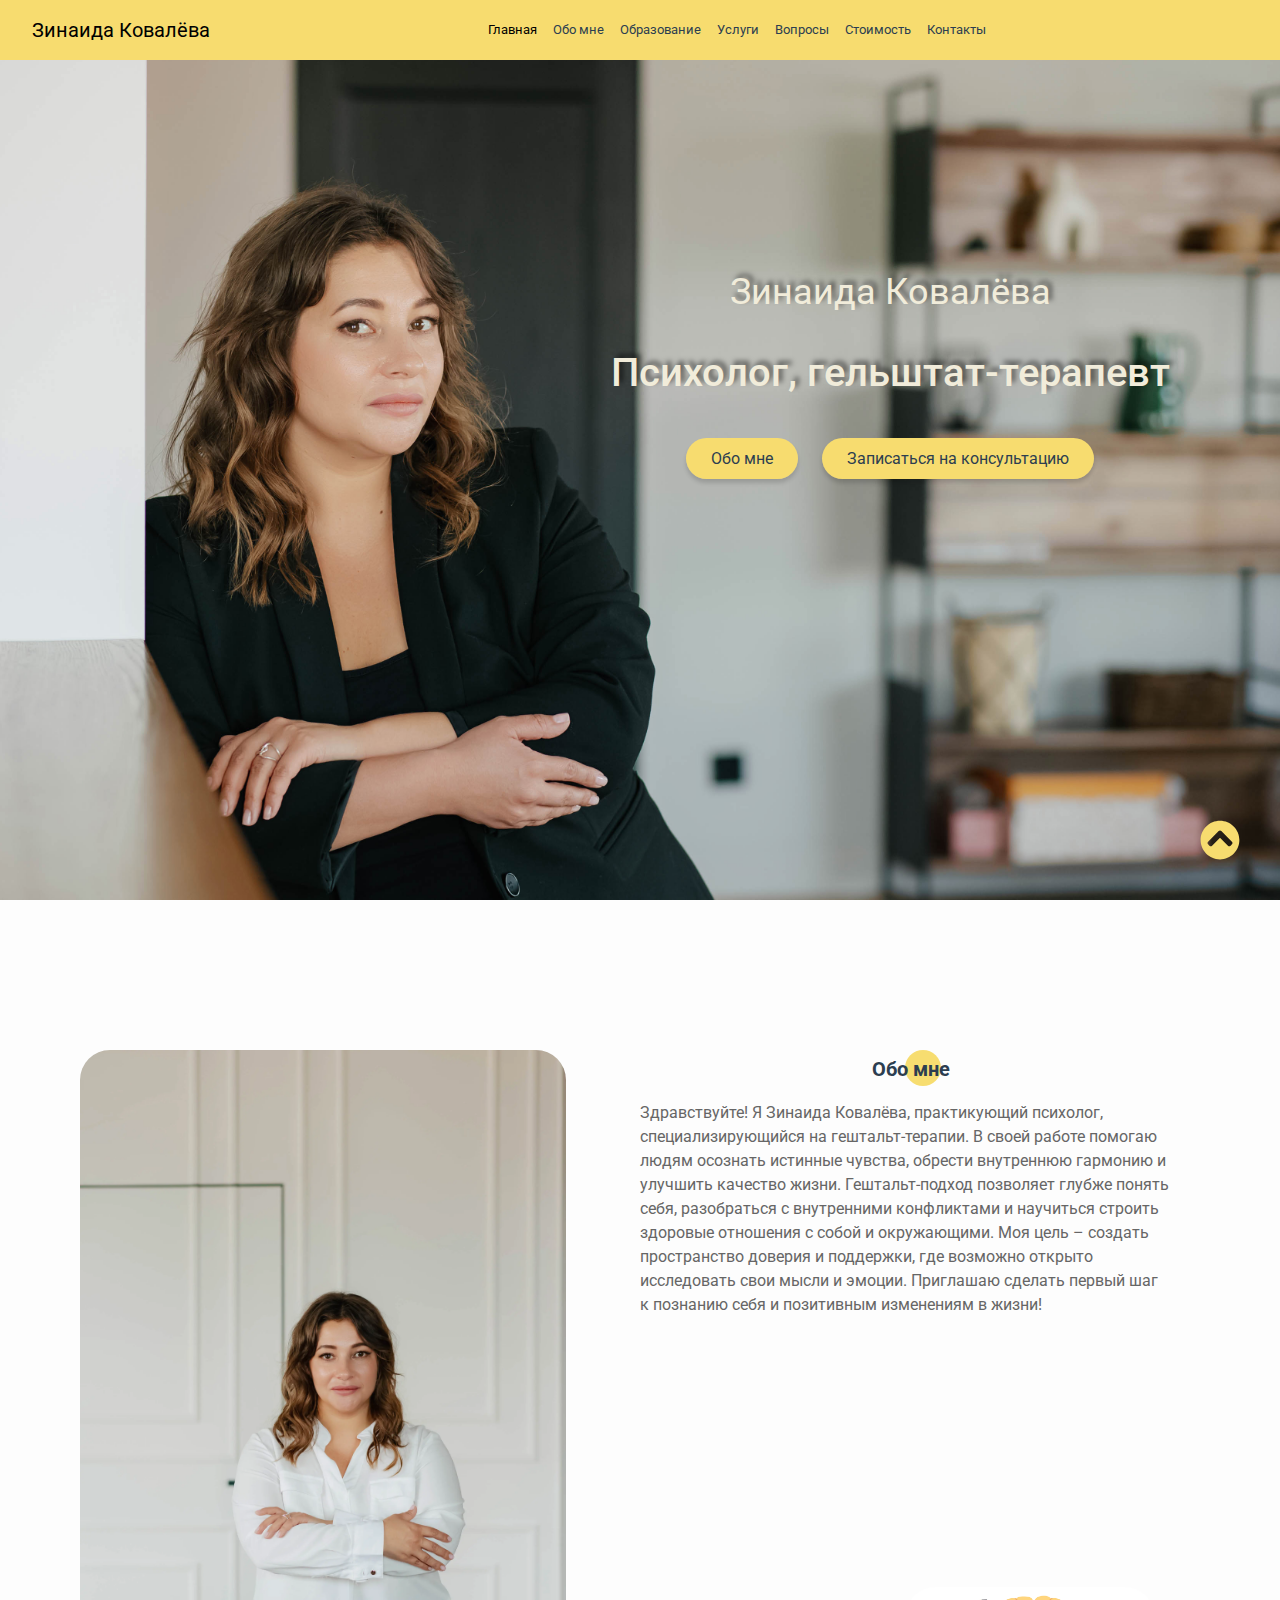
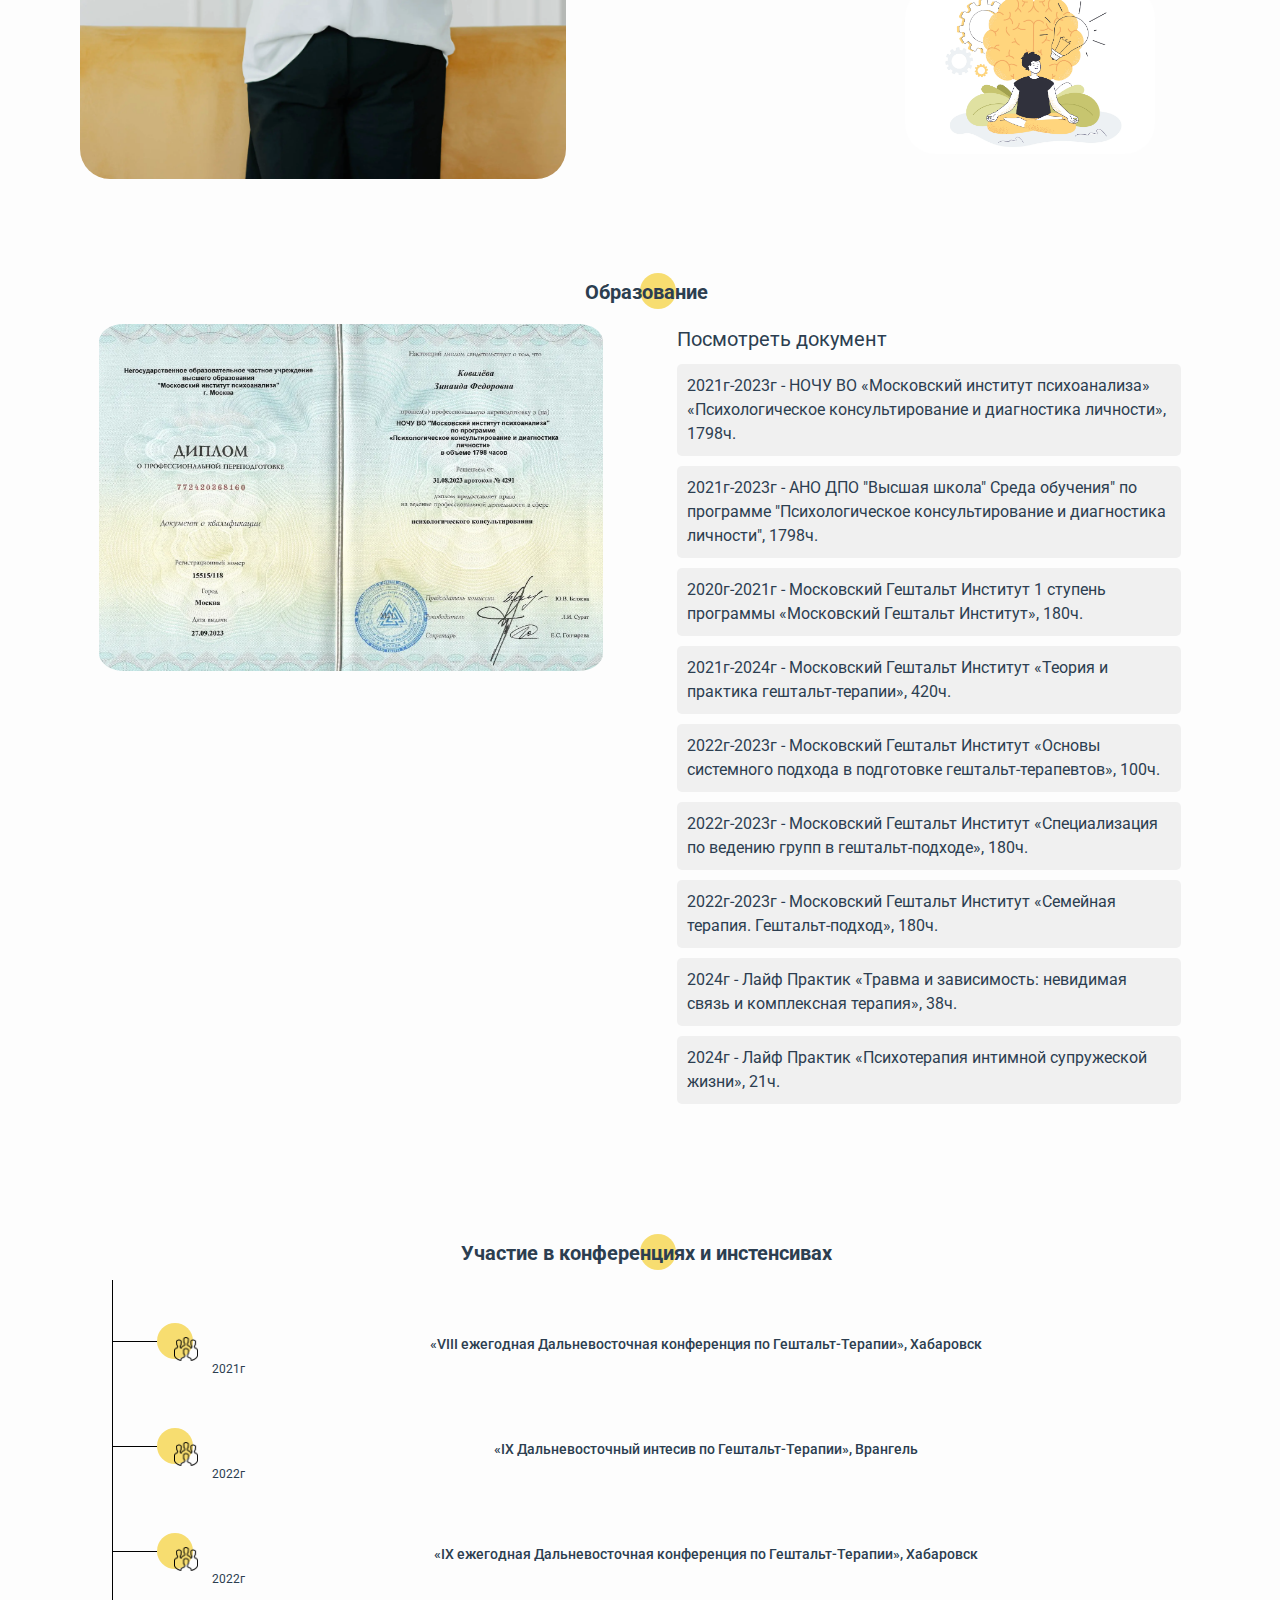
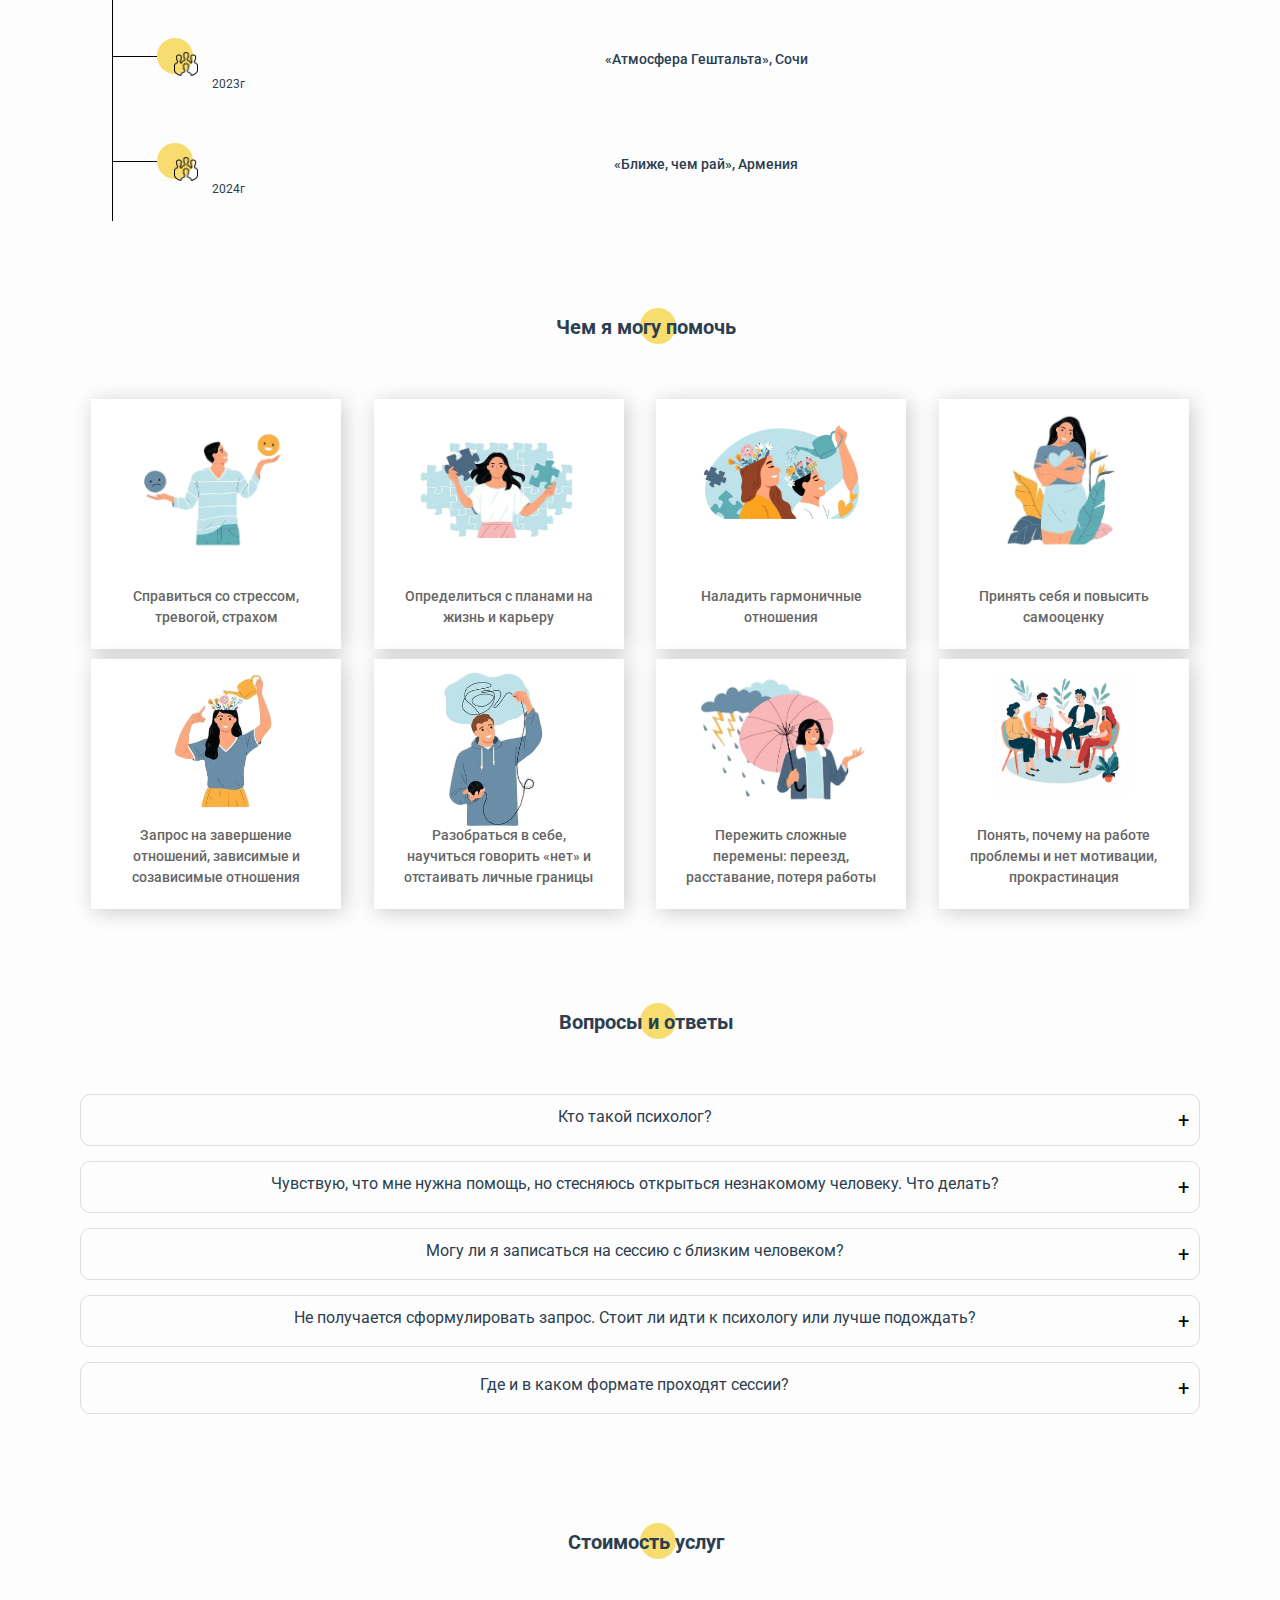
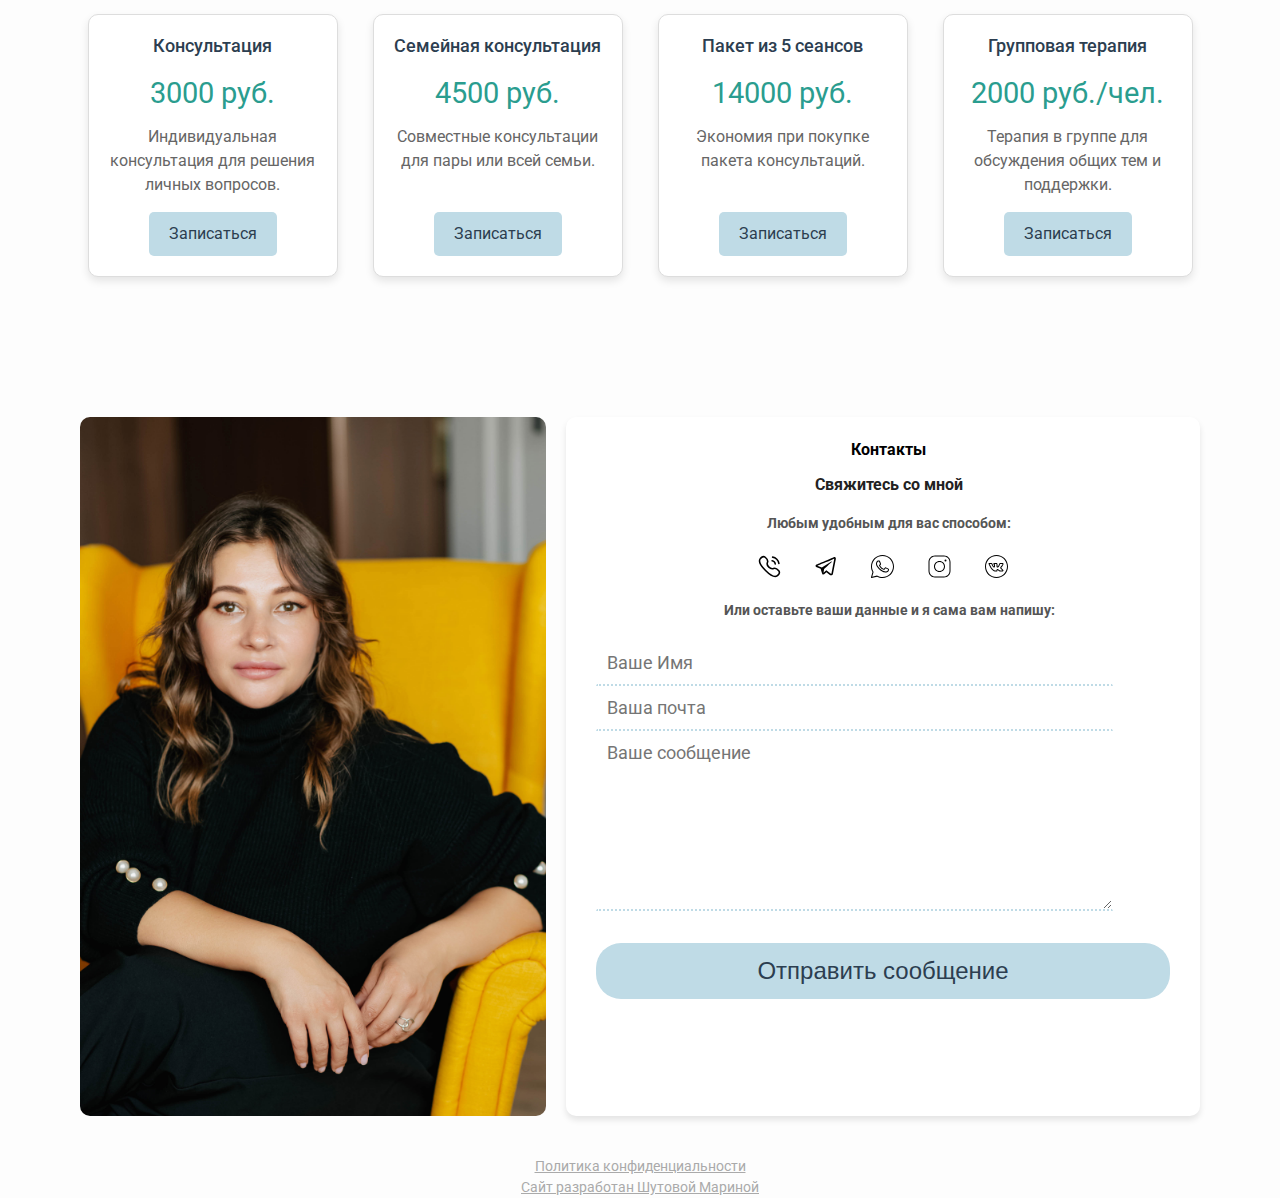
<file: index.html>
<!DOCTYPE html>
<html lang="ru">

<head>
    <meta charset="UTF-8">
    <meta name="viewport" content="width=device-width, initial-scale=1.0">
    <meta http-equiv="X-UA-Compatible" content="ie=edge">
    <title>Психолог, гельштат-терапевт</title>
    <meta name="title" content="Сайт-визитка">
    <!-- Primary Meta Tags -->
    <meta name="title" content="Зинаида Ковалёва.
     Психолог, гельштат-терапевт">
    <meta name="description" content="Сайт о психологии и развитии личности">

    <!-- Open Graph / Facebook -->
    <meta property="og:type" content="website">
    <meta property="og:url" content="https://metatags.io/">
    <meta property="og:title" content="Зинаида Ковалёва.
     Психолог, гельштат-терапевт">
    <meta property="og:description" content="Я Зинаида Ковалёва, практикующий психолог, специализирующийся на гештальт-терапии. В своей работе помогаю людям осознать истинные чувства, обрести внутреннюю гармонию и улучшить качество жизни.">
    <meta property="og:image" content="./img/1.jpg">

    <!-- Twitter -->
    <meta property="twitter:card" content="summary_large_image">
    <meta property="twitter:url" content="https://metatags.io/">
    <meta property="twitter:title" content="Зинаида Ковалёва.
     Психолог, гельштат-терапевт">
    <meta property="twitter:description" content="Я Зинаида Ковалёва, практикующий психолог, специализирующийся на гештальт-терапии. В своей работе помогаю людям осознать истинные чувства, обрести внутреннюю гармонию и улучшить качество жизни.">
    <meta property="twitter:image" content="./img/1.png">

    <!-- Favicon  -->
    <link rel="apple-touch-icon" sizes="57x57" href="favicon/apple-icon-57x57.png">
    <link rel="apple-touch-icon" sizes="60x60" href="favicon/apple-icon-60x60.png">
    <link rel="apple-touch-icon" sizes="72x72" href="favicon/apple-icon-72x72.png">
    <link rel="apple-touch-icon" sizes="76x76" href="favicon/apple-icon-76x76.png">
    <link rel="apple-touch-icon" sizes="114x114" href="favicon/apple-icon-114x114.png">
    <link rel="apple-touch-icon" sizes="120x120" href="favicon/apple-icon-120x120.png">
    <link rel="apple-touch-icon" sizes="144x144" href="favicon/apple-icon-144x144.png">
    <link rel="apple-touch-icon" sizes="152x152" href="favicon/apple-icon-152x152.png">
    <link rel="apple-touch-icon" sizes="180x180" href="favicon/apple-icon-180x180.png">
    <link rel="icon" type="image/png" sizes="192x192" href="favicon/android-icon-192x192.png">
    <link rel="icon" type="image/png" sizes="32x32" href="favicon/favicon-32x32.png">
    <link rel="icon" type="image/png" sizes="96x96" href="favicon/favicon-96x96.png">
    <link rel="icon" type="image/png" sizes="16x16" href="favicon/favicon-16x16.png">
    <link rel="manifest" href="favicon/manifest.json">
    <meta name="msapplication-TileColor" content="#ffffff">
    <meta name="msapplication-TileImage" content="favicon/ms-icon-144x144.png">
    <meta name="theme-color" content="#ffffff">
    <link href="https://cdn.jsdelivr.net/npm/bootstrap@5.3.0/dist/css/bootstrap.min.css" rel="stylesheet">
    <link rel="preconnect" href="https://fonts.googleapis.com">
    <link rel="preconnect" href="https://fonts.gstatic.com" crossorigin>
    <link href="https://fonts.googleapis.com/css2?family=Roboto:ital,wght@0,100;0,300;0,400;0,500;0,700;0,900;1,100;1,300;1,400;1,500;1,700;1,900&display=swap" rel="stylesheet">
    <link rel="preconnect" href="https://fonts.googleapis.com">
    <link rel="preconnect" href="https://fonts.gstatic.com" crossorigin>
    <link href="https://fonts.googleapis.com/css2?family=Marck+Script&display=swap" rel="stylesheet">
    <link rel="stylesheet" href="style.css">
</head>

<body>
    <!-- Главная секция -->
    <header class="main-header" id="up">
        <nav class="navbar navbar-expand-lg navbar-light">
            <div class="container-fluid">
                <a class="navbar-brand" href="#">Зинаида Ковалёва</a>
                <button class="navbar-toggler" type="button" data-bs-toggle="collapse" data-bs-target="#navbarNav" aria-controls="navbarNav" aria-expanded="false" aria-label="Toggle navigation">
               <span class="navbar-toggler-icon"></span>
               </button>
                <div class="collapse navbar-collapse" id="navbarNav">
                    <ul class="navbar-nav ms-auto">
                        <li class="nav-item">
                            <a class="nav-link active" aria-current="page" href="#main">Главная</a>
                        </li>
                        <li class="nav-item">
                            <a class="nav-link" href="#about">Обо мне</a>
                        </li>
                        <li class="nav-item">
                            <a class="nav-link" href="#resume">Образование</a>
                        </li>
                        <li class="nav-item">
                            <a class="nav-link" href="#services">Услуги</a>
                        </li>
                        <li class="nav-item">
                            <a class="nav-link" href="#faq">Вопросы</a>
                        </li>
                        <li class="nav-item">
                            <a class="nav-link" href="#pricing">Стоимость</a>
                        </li>
                        <li class="nav-item">
                            <a class="nav-link" href="#contacts">Контакты</a>
                        </li>
                    </ul>
                </div>
            </div>
        </nav>
        <div class="main-text">
            <div class="main__subtitle">Зинаида Ковалёва</div>
            <h1 class="main__title">Психолог, гельштат-терапевт</h1>
            <div class="main-btn">
                <a href="#about" class="main__link">Обо мне</a>
                <a class="main__btn" href="#contacts">Записаться на консультацию
               </a>
            </div>
        </div>
    </header>
    <!-- Секция "Обо мне" -->
    <section class="about">
        <div class="container">
            <div class="about__wrapper" id="about">
                <div class="about__photo">
                    <picture>
                        <source srcset="./img/4.1.webp" type="image/webp">
                        <source srcset="./img/4.jpg" type="image/jpeg">
                        <img src="./img/4.jpg" alt="photo">
                    </picture>



                </div>
                <div class="about__descr">
                    <div class="container_about">
                        <h2 class="title">Обо мне</h2>
                        <p class="about__text ">Здравствуйте! Я Зинаида Ковалёва, практикующий психолог, специализирующийся на гештальт-терапии. В своей работе помогаю людям осознать истинные чувства, обрести внутреннюю гармонию и улучшить качество жизни. Гештальт-подход позволяет
                            глубже понять себя, разобраться с внутренними конфликтами и научиться строить здоровые отношения с собой и окружающими. Моя цель – создать пространство доверия и поддержки, где возможно открыто исследовать свои мысли и эмоции.
                            Приглашаю сделать первый шаг к познанию себя и позитивным изменениям в жизни!
                        </p>
                        <picture>
                            <source srcset="./vector/yoga.webp" type="image/webp">
                            <source srcset="./vector/yoga.jpg" type="image/jpeg">
                            <img src="./vector/yoga.jpg" alt="woman" class="about_icon">
                        </picture>

                    </div>
                </div>
            </div>
        </div>
    </section>
    <!-- Секция "Образование" -->
    <section class="resume" id="resume">
        <div class="container">
            <h2 class="title">Образование</h2>
            <div id="scene">
                <div id="left-zone">
                    <div id="carousel">
                        <picture>
                            <source srcset="./diplom/1.1.webp" type="image/webp">
                            <source srcset="./diplom/1.jpg" type="image/jpeg">
                            <img src="./diplom/1.jpg" alt="Фото 1" class="carousel-item active">
                        </picture>
                        <picture>
                            <source srcset="./diplom/2.1.webp" type="image/webp">
                            <source srcset="./diplom/2.jpg" type="image/jpeg">
                            <img src="./diplom/2.jpg" alt="Фото 2" class="carousel-item">
                        </picture>
                        <picture>
                            <source srcset="./diplom/3.1.webp" type="image/webp">
                            <source srcset="./diplom/3.jpg" type="image/jpeg">
                            <img src="./diplom/3.jpg" alt="Фото 2" class="carousel-item">
                        </picture>
                        <picture>
                            <source srcset="./diplom/4.1.webp" type="image/webp">
                            <source srcset="./diplom/4.jpg" type="image/jpeg">
                            <img src="./diplom/4.jpg" alt="Фото 2" class="carousel-item">
                        </picture>
                        <picture>
                            <source srcset="./diplom/5.1.webp" type="image/webp">
                            <source srcset="./diplom/5.jpg" type="image/jpeg">
                            <img src="./diplom/5.jpg" alt="Фото 2" class="carousel-item">
                        </picture>
                        <picture>
                            <source srcset="./diplom/6.1.webp" type="image/webp">
                            <source srcset="./diplom/6.jpg" type="image/jpeg">
                            <img src="./diplom/6.jpg" alt="Фото 2" class="carousel-item">
                        </picture>
                        <picture>
                            <source srcset="./diplom/7.1.webp" type="image/webp">
                            <source srcset="./diplom/7.jpg" type="image/jpeg">
                            <img src="./diplom/7.jpg" alt="Фото 2" class="carousel-item">
                        </picture>
                        <picture>
                            <source srcset="./diplom/8.1.webp" type="image/webp">
                            <source srcset="./diplom/8.jpg" type="image/jpeg">
                            <img src="./diplom/8.jpg" alt="Фото 2" class="carousel-item">
                        </picture>
                        <picture>
                            <source srcset="./diplom/9.1.webp" type="image/webp">
                            <source srcset="./diplom/9.jpg" type="image/jpeg">
                            <img src="./diplom/9.jpg" alt="Фото 2" class="carousel-item">
                        </picture>

                    </div>
                </div>
                <div id="middle-border"></div>
                <div id="right-zone">
                    <div id="diploma-text">Посмотреть документ</div>

                    <ul id="diploma-list">
                        <li data-index="0" data-img="./diplom/1.jpg">
                            2021г-2023г - НОЧУ ВО «Московский институт психоанализа» «Психологическое консультирование и диагностика личности», 1798ч.
                        </li>
                        <li data-index="1" data-img="./diplom/2.jpg">
                            2021г-2023г - АНО ДПО "Высшая школа" Среда обучения" по программе "Психологическое консультирование и диагностика личности", 1798ч.
                        </li>
                        <li data-index="2" data-img="./diplom/3.jpg">
                            2020г-2021г - Московский Гештальт Институт 1 ступень программы «Московский Гештальт Институт», 180ч.
                        </li>
                        <li data-index="3" data-img="./diplom/4.jpg">
                            2021г-2024г - Московский Гештальт Институт «Теория и практика гештальт-терапии», 420ч.
                        </li>
                        <li data-index="4" data-img="./diplom/5.jpg">
                            2022г-2023г - Московский Гештальт Институт «Основы системного подхода в подготовке гештальт-терапевтов», 100ч.
                        </li>
                        <li data-index="5" data-img="./diplom/6.jpg">
                            2022г-2023г - Московский Гештальт Институт «Специализация по ведению групп в гештальт-подходе», 180ч.
                        </li>
                        <li data-index="6" data-img="./diplom/7.jpg">
                            2022г-2023г - Московский Гештальт Институт «Семейная терапия. Гештальт-подход», 180ч.
                        </li>
                        <li data-index="7" data-img="./diplom/8.jpg">
                            2024г - Лайф Практик «Травма и зависимость: невидимая связь и комплексная терапия», 38ч.
                        </li>
                        <li data-index="8" data-img="./diplom/9.jpg">
                            2024г - Лайф Практик «Психотерапия интимной супружеской жизни», 21ч.
                        </li>
                    </ul>
                </div>
                <div id="diploma-modal">
                    <div class="modal-content">
                        <img id="modal-image" alt="Диплом" src="./diplom/1.jpg">
                        <span id="close-modal" class="close">&times;</span>
                    </div>
                </div>
            </div>
        </div>
    </section>
    <!--  Секция Конференции -->
    <section id="qualifications" class="qualifications">
        <div class="container">
            <h2 class="title">Участие в конференциях и инстенсивах</h2>
            <div class="resume__column">
                <ul>
                    <li>
                        <div class="resume__item">
                            <div class="resume__item-head">
                                <div class="resume__item-icon">
                                    <img src="./experience/conf.png" alt="work">
                                </div>
                                <h4 class="title_fz14"> «VIII ежегодная Дальневосточная конференция по Гештальт-Терапии», Хабаровск
                                </h4>
                                <div class="resume__item-location">2021г
                                </div>
                            </div>
                        </div>
                    </li>
                    <li>
                        <div class="resume__item">
                            <div class="resume__item-head">
                                <div class="resume__item-icon">
                                    <img src="./experience/conf.png" alt="work">
                                </div>
                                <h4 class="title_fz14"> «IX Дальневосточный интесив по Гештальт-Терапии», Врангель
                                </h4>
                                <div class="resume__item-location">2022г
                                </div>
                            </div>
                        </div>
                    </li>
                    <li>
                        <div class="resume__item">
                            <div class="resume__item-head">
                                <div class="resume__item-icon">
                                    <img src="./experience/conf.png" alt="work">
                                </div>
                                <h4 class="title_fz14">
                                    «IX ежегодная Дальневосточная конференция по Гештальт-Терапии», Хабаровск
                                </h4>
                                <div class="resume__item-location">2022г
                                </div>
                            </div>
                        </div>
                    </li>
                    <li>
                        <div class="resume__item">
                            <div class="resume__item-head">
                                <div class="resume__item-icon">
                                    <img src="./experience/conf.png" alt="work">
                                </div>
                                <h4 class="title_fz14">
                                    «Атмосфера Гештальта», Сочи
                                </h4>
                                <div class="resume__item-location">2023г
                                </div>
                            </div>
                        </div>
                    </li>
                    <li>
                        <div class="resume__item">
                            <div class="resume__item-head">
                                <div class="resume__item-icon">
                                    <img src="./experience/conf.png" alt="work">
                                </div>
                                <h4 class="title_fz14">
                                    «Ближе, чем рай», Армения
                                </h4>
                                <div class="resume__item-location">2024г
                                </div>
                            </div>
                        </div>
                    </li>
                </ul>
            </div>
        </div>
    </section>
    <!-- Секция "Услуги" -->
    <section id="services" class="services">
        <div class="container">
            <h2 class="title">Чем я могу помочь</h2>
            <div class="services_wrapper">
                <div class="cta">
                    <img src="./vector/1.png" alt="card_1" class="services_img">
                    <div class="services_descr">
                        <p class="services_text">Справиться со стрессом, тревогой, страхом
                        </p>
                    </div>
                </div>
                <div class="cta">
                    <img src="./vector/2.png" alt="card_2" class="services_img">
                    <div class="services_descr">
                        <p class="services_text">Определиться с планами на жизнь и карьеру
                        </p>
                    </div>
                </div>
                <div class="cta">
                    <img src="./vector/8.png" alt="card_8" class="services_img">
                    <div class="services_descr">
                        <p class="services_text">Наладить гармоничные отношения
                        </p>
                    </div>
                </div>
                <div class="cta">
                    <img src="./vector/5.png" alt="card_5" class="services_img">
                    <div class="services_descr">
                        <p class="services_text"> Принять себя и повысить самооценку
                        </p>
                    </div>
                </div>
                <div class="cta">
                    <img src="./vector/3.png" alt="card_3" class="services_img">
                    <div class="services_descr">
                        <p class="services_text">Запрос на завершение отношений, зависимые и созависимые отношения
                        </p>
                    </div>
                </div>
                <div class="cta">
                    <img src="./vector/4.png" alt="card_4" class="services_img">
                    <div class="services_descr">
                        <p class="services_text"> Разобраться в себе, научиться говорить «нет» и отстаивать личные границы
                        </p>
                    </div>
                </div>
                <div class="cta">
                    <img src="./vector/6.png" alt="card_6" class="services_img">
                    <div class="services_descr">
                        <p class="services_text">Пережить сложные перемены: переезд, расставание, потеря работы
                        </p>
                    </div>
                </div>
                <div class="cta">
                    <img src="./vector/7.PNG" alt="card_7" class="services_img">
                    <div class="services_descr">
                        <p class="services_text">Понять, почему на работе проблемы и нет мотивации, прокрастинация
                        </p>
                    </div>
                </div>
            </div>
        </div>
    </section>
    <!-- Секция "Вопросы и ответы" -->
    <section id="faq" class="faq">
        <div class="container">
            <h2 class="title">Вопросы и ответы</h2>
            <div class="faq-items">
                <div class="faq-item">
                    <div class="question">
                        <span>Кто такой психолог?</span>
                        <button class="toggle-btn">+</button>
                    </div>
                    <div class="answer">
                        Психолог — это профессионал, который помогает людям справиться со своими мыслями, чувствами и поведением. В психотерапии можно улучшить качество своей жизни: наладить отношения с людьми, найти источник проблем и тревоги, изучить самого себя.
                    </div>
                </div>
                <div class="faq-item">
                    <div class="question">
                        <span>Чувствую, что мне нужна помощь, но стесняюсь открыться незнакомому человеку. Что делать?
                     </span>
                        <button class="toggle-btn">+</button>
                    </div>
                    <div class="answer">
                        Для многих людей установленная с психологом связь становится первым и очень важным опытом открытых, безопасных и доверительных отношений. Отношения, которые складываются между психологом и клиентом, называются терапевтическим альянсом — он основан на
                        доверии, принятии и общей цели. Важно, чтобы клиент был заинтересован в установлении контакта так же, как психолог.
                    </div>
                </div>
                <div class="faq-item">
                    <div class="question">
                        <span>Могу ли я записаться на сессию с близким человеком?
                     </span>
                        <button class="toggle-btn">+</button>
                    </div>
                    <div class="answer">
                        Да, на парную консультацию можно прийти с партнером, членом семьи, другом.
                    </div>
                </div>
                <div class="faq-item">
                    <div class="question">
                        <span>Не получается сформулировать запрос. Стоит ли идти к психологу или лучше подождать?
                     </span>
                        <button class="toggle-btn">+</button>
                    </div>
                    <div class="answer">
                        Какого-то особенного состояния, оказавшись в котором человек станет достоин помощи, не существует. На самом деле к психологу можно приходить с разными целями: улучшить свое состояние, исследовать себя, ценности и смыслы, получить поддержку и сохранить
                        текущий уровень жизни.
                    </div>
                </div>
                <div class="faq-item">
                    <div class="question">
                        <span>Где и в каком формате проходят сессии?
                     </span>
                        <button class="toggle-btn">+</button>
                    </div>
                    <div class="answer">
                        Онлайн или личная встреча в кабинете, г.Владивосток
                    </div>
                </div>
            </div>
        </div>
    </section>
    <!-- Секция "Стоимость" -->
    <section id="pricing" class="pricing">
        <div class="container">
            <h2 class="title">Стоимость услуг</h2>
            <div class="pricing-cards">
                <div class="price-card">
                    <h3>Консультация</h3>
                    <p class="price">3000 руб.</p>
                    <p class="description">Индивидуальная консультация для решения личных вопросов.</p>
                    <div><a class="btn-signup" href="#contacts">Записаться</a></div>
                </div>
                <div class="price-card">
                    <h3>Семейная консультация</h3>
                    <p class="price">4500 руб.</p>
                    <p class="description">Совместные консультации для пары или всей семьи.</p>
                    <div><a class="btn-signup" href="#contacts">Записаться</a></div>
                </div>
                <div class="price-card">
                    <h3>Пакет из 5 сеансов</h3>
                    <p class="price">14000 руб.</p>
                    <p class="description">Экономия при покупке пакета консультаций.</p>
                    <div><a class="btn-signup" href="#contacts">Записаться</a></div>
                </div>
                <div class="price-card">
                    <h3>Групповая терапия</h3>
                    <p class="price">2000 руб./чел.</p>
                    <p class="description">Терапия в группе для обсуждения общих тем и поддержки.</p>
                    <div><a class="btn-signup" href="#contacts">Записаться</a></div>
                </div>
            </div>
        </div>
    </section>


    <!--  Контакты -->
    <footer>
        <section class="contacts" id="contacts">
            <div class="container">
                <div class="contacts__wrapper">
                    <div class="contacts__photo">
                        <img src="./img/2.jpg" alt="photo">
                    </div>
                    <div class="contacts__descr">
                        <h2 class="title title_fz16 contacts__title">Контакты</h2>
                        <div class="title title_fz36 contacts__subtitle">Свяжитесь со мной</div>
                        <div class="title title_fz14 contacts__text">
                            Любым удобным для вас способом:
                        </div>
                        <div class="contacts__social">
                            <a href="tel:+79024866985" class="contacts__link" target="_blank" rel="noopener">
                                <img src="icons/phone.svg" alt="+79024866985">
                            </a>
                            <a href="https://t.me/Zina_kov" class="contacts__link" target="_blank" rel="noopener">
                                <img src="./icons/telegram.svg" alt="telegram">
                            </a>
                            <a href="https://wa.me/79024866985" class="contacts__link" target="_blank" rel="noopener">
                                <img src="./icons/whatsapp.svg" alt="WhatsApp">
                            </a>
                            <a href="https://instagram.com/zina_ko" class="contacts__link" target="_blank" rel="noopener">
                                <img src="./icons/instagram.svg" alt="instagram">
                            </a>
                            <a href="https://vk.com/zina_ko" class="contacts__link" target="_blank" rel="noopener">
                                <img src="icons/vk.svg" alt="vk">
                            </a>
                        </div>
                        <div class="title title_fz14 contacts__text">
                            Или оставьте ваши данные и я сама вам напишу:
                        </div>
                        <form action="https://api.web3forms.com/submit" method="POST" class="form">
                            <input type="hidden" name="access_key" value="64c1907b-3986-439f-8b9c-4cee5fe26b75">
                            <input name="name" type="text" class="name feedback-input" placeholder="Ваше Имя">
                            <input name="email" type="text" class="email feedback-input" placeholder="Ваша почта">
                            <textarea name="text" class="message feedback-input" placeholder="Ваше сообщение"></textarea>
                            <input class="submit-button" type="submit" value="Отправить сообщение">
                        </form>
                    </div>
                    <div id="successModal" class="modal hidden">
                        <div class="modal-content-thanks">
                            <span id="closeModal" class="close-btn">&times;</span>
                            <p>Ваше сообщение было успешно отправлено.</p>
                        </div>
                    </div>
                </div>
            </div>
        </section>
        <a href="#up" class="pageup">
            <img src="./vector/up.svg" alt="up">
        </a>
        <div class="footer">
            <a href="police.html" class="police" target="_blank" rel="noopener">Политика конфиденциальности
            </a>
            <a href="https://shutovamarina-web.ru/" class="web_developer" target="_blank" rel="noopener">Сайт разработан Шутовой Мариной
            </a>
        </div>

    </footer>


    <script src="https://cdn.jsdelivr.net/npm/bootstrap@5.3.0/dist/js/bootstrap.bundle.min.js"></script>
    <script src="script.js"></script>
</body>

</html>
</file>
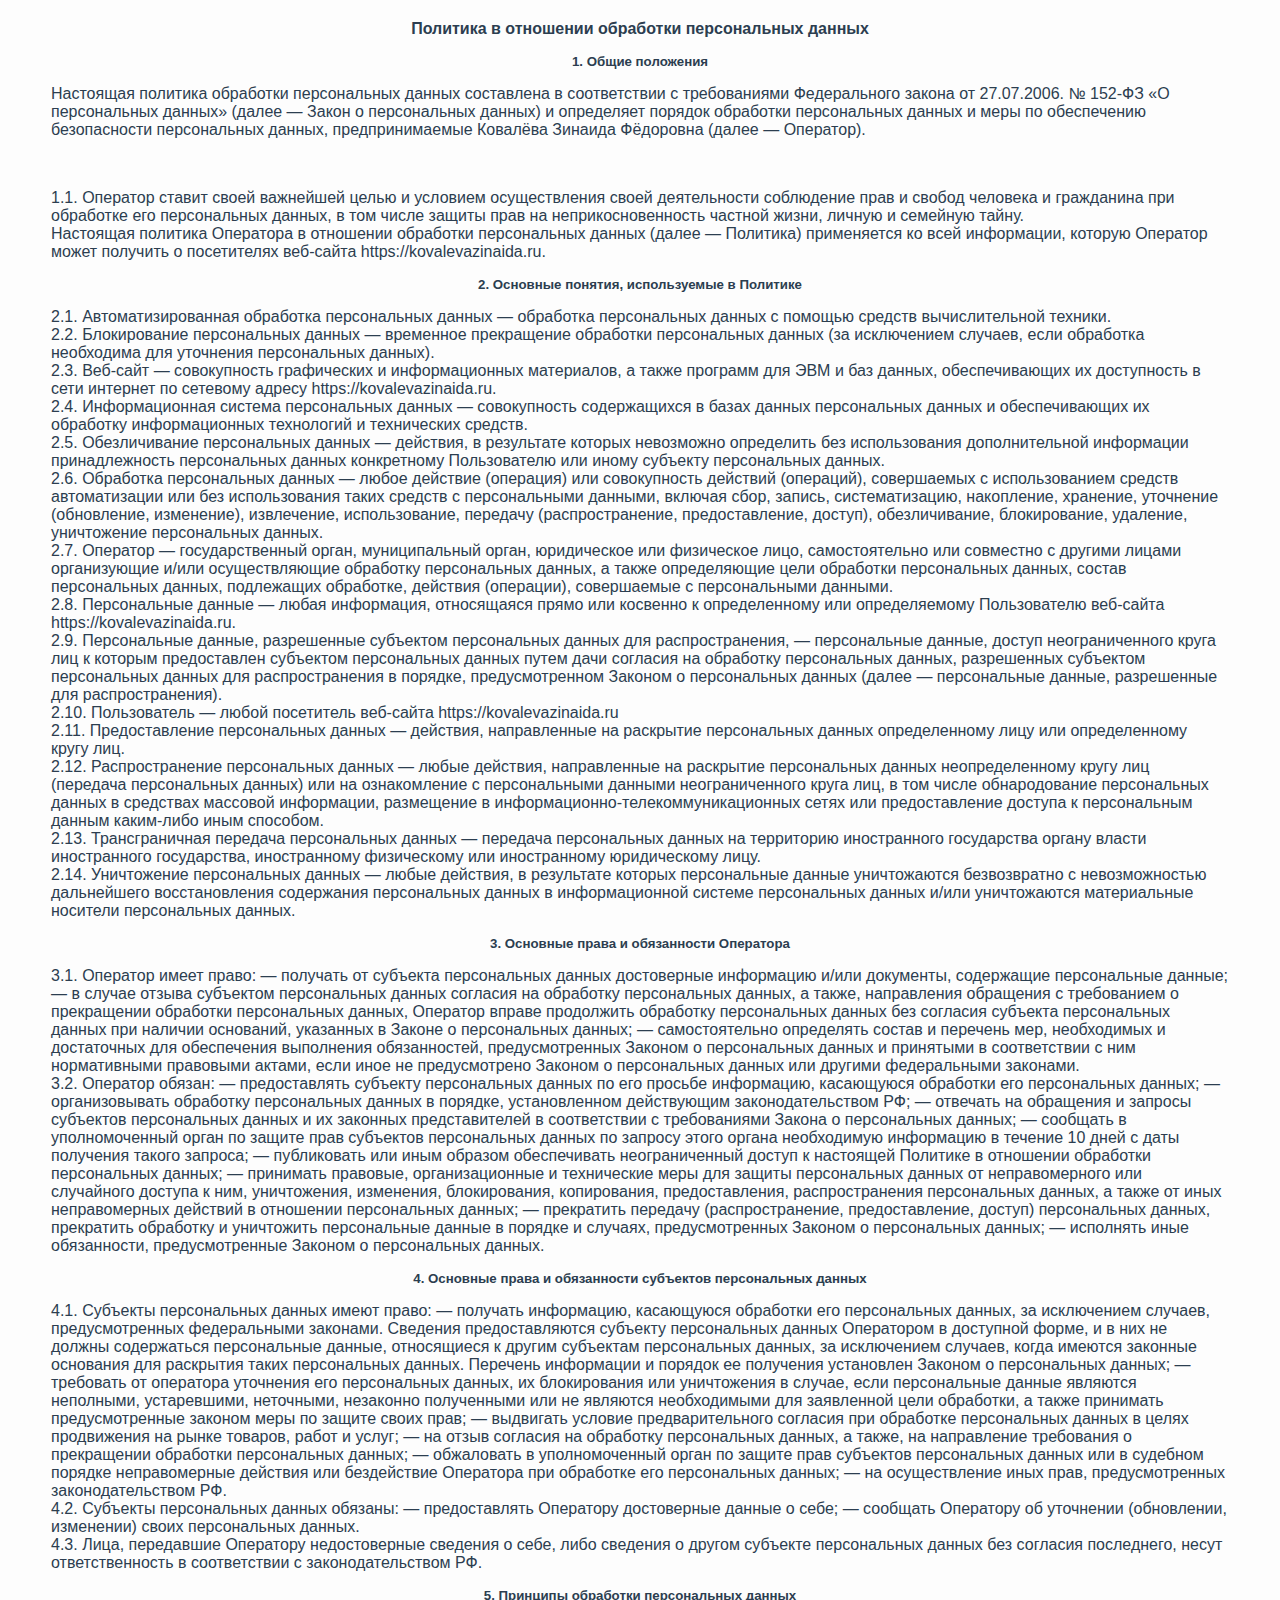
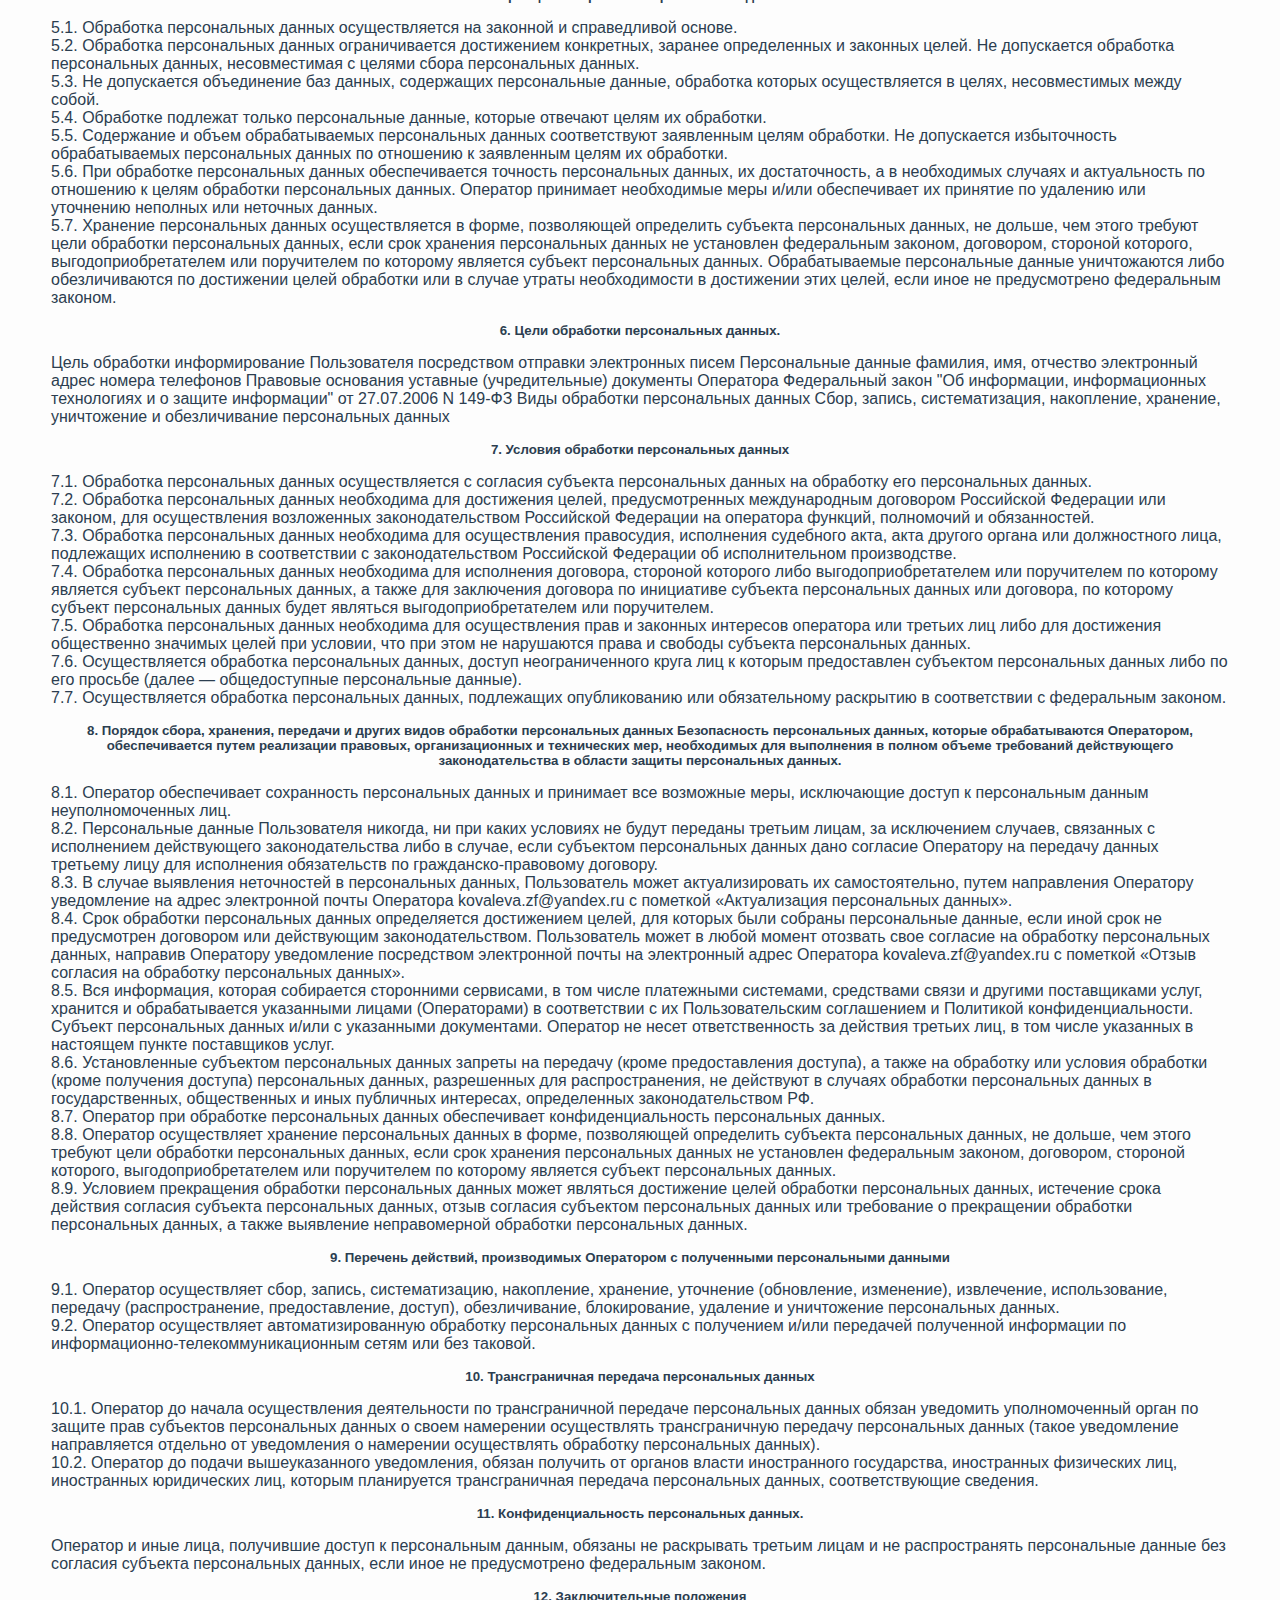
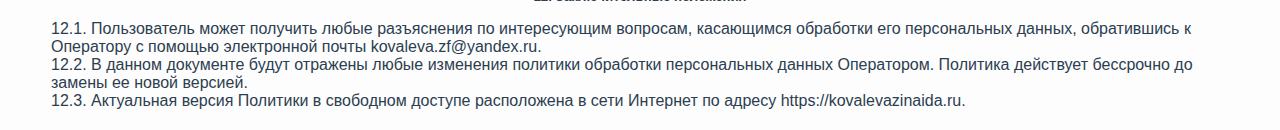
<file: police.html>
<!DOCTYPE html>
<html lang="en">

<head>
    <meta charset="UTF-8">
    <meta name="viewport" content="width=device-width, initial-scale=1.0">
    <title>Document</title>
    <link rel="stylesheet" href="style.css">
</head>

<body>

    <body>


        <div class="policy">
            <h4>Политика в отношении обработки персональных данных</h4>
            <h5>1. Общие положения</h5>
            <div class="policy__points">Настоящая политика обработки персональных данных составлена в соответствии с требованиями Федерального закона от 27.07.2006. № 152-ФЗ «О персональных данных» (далее — Закон о персональных данных) и определяет порядок обработки персональных
                данных и меры по обеспечению безопасности персональных данных, предпринимаемые Ковалёва Зинаида Фёдоровна (далее — Оператор).</div> <br>
            <div class="policy__points">
                1.1. Оператор ставит своей важнейшей целью и условием осуществления своей деятельности соблюдение прав и свобод человека и гражданина при обработке его персональных данных, в том числе защиты прав на неприкосновенность частной жизни, личную и семейную
                тайну. <br> Настоящая политика Оператора в отношении обработки персональных данных (далее — Политика) применяется ко всей информации, которую Оператор может получить о посетителях веб-сайта https://kovalevazinaida.ru.
            </div>
            <h5>2. Основные понятия, используемые в Политике</h5>
            <div class="policy__points">
                2.1. Автоматизированная обработка персональных данных — обработка персональных данных с помощью средств вычислительной техники.<br> 2.2. Блокирование персональных данных — временное прекращение обработки персональных данных (за исключением
                случаев, если обработка необходима для уточнения персональных данных).<br> 2.3. Веб-сайт — совокупность графических и информационных материалов, а также программ для ЭВМ и баз данных, обеспечивающих их доступность в сети интернет по сетевому
                адресу https://kovalevazinaida.ru.<br>2.4. Информационная система персональных данных — совокупность содержащихся в базах данных персональных данных и обеспечивающих их обработку информационных технологий и технических средств.<br> 2.5.
                Обезличивание персональных данных — действия, в результате которых невозможно определить без использования дополнительной информации принадлежность персональных данных конкретному Пользователю или иному субъекту персональных данных.<br>2.6.
                Обработка персональных данных — любое действие (операция) или совокупность действий (операций), совершаемых с использованием средств автоматизации или без использования таких средств с персональными данными, включая сбор, запись, систематизацию,
                накопление, хранение, уточнение (обновление, изменение), извлечение, использование, передачу (распространение, предоставление, доступ), обезличивание, блокирование, удаление, уничтожение персональных данных.<br>2.7. Оператор — государственный
                орган, муниципальный орган, юридическое или физическое лицо, самостоятельно или совместно с другими лицами организующие и/или осуществляющие обработку персональных данных, а также определяющие цели обработки персональных данных, состав
                персональных данных, подлежащих обработке, действия (операции), совершаемые с персональными данными. <br>2.8. Персональные данные — любая информация, относящаяся прямо или косвенно к определенному или определяемому Пользователю веб-сайта
                https://kovalevazinaida.ru.
                <br> 2.9. Персональные данные, разрешенные субъектом персональных данных для распространения, — персональные данные, доступ неограниченного круга лиц к которым предоставлен субъектом персональных данных путем дачи согласия на обработку
                персональных данных, разрешенных субъектом персональных данных для распространения в порядке, предусмотренном Законом о персональных данных (далее — персональные данные, разрешенные для распространения).<br>2.10. Пользователь — любой посетитель
                веб-сайта https://kovalevazinaida.ru
                <br>2.11. Предоставление персональных данных — действия, направленные на раскрытие персональных данных определенному лицу или определенному кругу лиц.<br>2.12. Распространение персональных данных — любые действия, направленные на раскрытие
                персональных данных неопределенному кругу лиц (передача персональных данных) или на ознакомление с персональными данными неограниченного круга лиц, в том числе обнародование персональных данных в средствах массовой информации, размещение
                в информационно-телекоммуникационных сетях или предоставление доступа к персональным данным каким-либо иным способом.<br> 2.13. Трансграничная передача персональных данных — передача персональных данных на территорию иностранного государства
                органу власти иностранного государства, иностранному физическому или иностранному юридическому лицу.<br>2.14. Уничтожение персональных данных — любые действия, в результате которых персональные данные уничтожаются безвозвратно с невозможностью
                дальнейшего восстановления содержания персональных данных в информационной системе персональных данных и/или уничтожаются материальные носители персональных данных.<br>
            </div>
            <h5>3. Основные права и обязанности Оператора </h5>
            <div class="policy__points">
                3.1. Оператор имеет право: — получать от субъекта персональных данных достоверные информацию и/или документы, содержащие персональные данные; — в случае отзыва субъектом персональных данных согласия на обработку персональных данных, а также, направления
                обращения с требованием о прекращении обработки персональных данных, Оператор вправе продолжить обработку персональных данных без согласия субъекта персональных данных при наличии оснований, указанных в Законе о персональных данных; —
                самостоятельно определять состав и перечень мер, необходимых и достаточных для обеспечения выполнения обязанностей, предусмотренных Законом о персональных данных и принятыми в соответствии с ним нормативными правовыми актами, если иное
                не предусмотрено Законом о персональных данных или другими федеральными законами.<br>3.2. Оператор обязан: — предоставлять субъекту персональных данных по его просьбе информацию, касающуюся обработки его персональных данных;
                — организовывать обработку персональных данных в порядке, установленном действующим законодательством РФ; — отвечать на обращения и запросы субъектов персональных данных и их законных представителей в соответствии с требованиями Закона
                о персональных данных; — сообщать в уполномоченный орган по защите прав субъектов персональных данных по запросу этого органа необходимую информацию в течение 10 дней с даты получения такого запроса; — публиковать или иным образом обеспечивать
                неограниченный доступ к настоящей Политике в отношении обработки персональных данных; — принимать правовые, организационные и технические меры для защиты персональных данных от неправомерного или случайного доступа к ним, уничтожения,
                изменения, блокирования, копирования, предоставления, распространения персональных данных, а также от иных неправомерных действий в отношении персональных данных; — прекратить передачу (распространение, предоставление, доступ) персональных
                данных, прекратить обработку и уничтожить персональные данные в порядке и случаях, предусмотренных Законом о персональных данных; — исполнять иные обязанности, предусмотренные Законом о персональных данных.
            </div>
            <h5>4. Основные права и обязанности субъектов персональных данных</h5>
            <div class="policy__points">
                4.1. Субъекты персональных данных имеют право: — получать информацию, касающуюся обработки его персональных данных, за исключением случаев, предусмотренных федеральными законами. Сведения предоставляются субъекту персональных данных Оператором в доступной
                форме, и в них не должны содержаться персональные данные, относящиеся к другим субъектам персональных данных, за исключением случаев, когда имеются законные основания для раскрытия таких персональных данных. Перечень информации и порядок
                ее получения установлен Законом о персональных данных; — требовать от оператора уточнения его персональных данных, их блокирования или уничтожения в случае, если персональные данные являются неполными, устаревшими, неточными, незаконно
                полученными или не являются необходимыми для заявленной цели обработки, а также принимать предусмотренные законом меры по защите своих прав; — выдвигать условие предварительного согласия при обработке персональных данных в целях продвижения
                на рынке товаров, работ и услуг; — на отзыв согласия на обработку персональных данных, а также, на направление требования о прекращении обработки персональных данных; — обжаловать в уполномоченный орган по защите прав субъектов персональных
                данных или в судебном порядке неправомерные действия или бездействие Оператора при обработке его персональных данных; — на осуществление иных прав, предусмотренных законодательством РФ.<br>4.2. Субъекты персональных данных
                обязаны: — предоставлять Оператору достоверные данные о себе; — сообщать Оператору об уточнении (обновлении, изменении) своих персональных данных. <br>4.3. Лица, передавшие Оператору недостоверные сведения о себе, либо сведения о другом
                субъекте персональных данных без согласия последнего, несут ответственность в соответствии с законодательством РФ.
            </div>
            <h5>5. Принципы обработки персональных данных</h5>
            <div class="policy__points">
                5.1. Обработка персональных данных осуществляется на законной и справедливой основе.<br>5.2. Обработка персональных данных ограничивается достижением конкретных, заранее определенных и законных целей. Не допускается обработка персональных
                данных, несовместимая с целями сбора персональных данных.<br>5.3. Не допускается объединение баз данных, содержащих персональные данные, обработка которых осуществляется в целях, несовместимых между собой.<br> 5.4. Обработке подлежат только
                персональные данные, которые отвечают целям их обработки.<br>5.5. Содержание и объем обрабатываемых персональных данных соответствуют заявленным целям обработки. Не допускается избыточность обрабатываемых персональных данных по отношению
                к заявленным целям их обработки.<br>5.6. При обработке персональных данных обеспечивается точность персональных данных, их достаточность, а в необходимых случаях и актуальность по отношению к целям обработки персональных данных. Оператор
                принимает необходимые меры и/или обеспечивает их принятие по удалению или уточнению неполных или неточных данных.<br> 5.7. Хранение персональных данных осуществляется в форме, позволяющей определить субъекта персональных данных, не дольше,
                чем этого требуют цели обработки персональных данных, если срок хранения персональных данных не установлен федеральным законом, договором, стороной которого, выгодоприобретателем или поручителем по которому является субъект персональных
                данных. Обрабатываемые персональные данные уничтожаются либо обезличиваются по достижении целей обработки или в случае утраты необходимости в достижении этих целей, если иное не предусмотрено федеральным законом.<br>
            </div>
            <h5>6. Цели обработки персональных данных.</h5>
            <div class="policy__points">Цель обработки информирование Пользователя посредством отправки электронных писем Персональные данные фамилия, имя, отчество электронный адрес номера телефонов Правовые основания уставные (учредительные) документы Оператора Федеральный закон
                "Об информации, информационных технологиях и о защите информации" от 27.07.2006 N 149-ФЗ Виды обработки персональных данных Сбор, запись, систематизация, накопление, хранение, уничтожение и обезличивание персональных данных</div>
            <div class="policy__points">

            </div>
            <h5>7. Условия обработки персональных данных</h5>
            <div class="policy__points">
                7.1. Обработка персональных данных осуществляется с согласия субъекта персональных данных на обработку его персональных данных.<br>7.2. Обработка персональных данных необходима для достижения целей, предусмотренных международным договором
                Российской Федерации или законом, для осуществления возложенных законодательством Российской Федерации на оператора функций, полномочий и обязанностей.<br>7.3. Обработка персональных данных необходима для осуществления правосудия, исполнения
                судебного акта, акта другого органа или должностного лица, подлежащих исполнению в соответствии с законодательством Российской Федерации об исполнительном производстве.<br>7.4. Обработка персональных данных необходима для исполнения договора,
                стороной которого либо выгодоприобретателем или поручителем по которому является субъект персональных данных, а также для заключения договора по инициативе субъекта персональных данных или договора, по которому субъект персональных данных
                будет являться выгодоприобретателем или поручителем.<br>7.5. Обработка персональных данных необходима для осуществления прав и законных интересов оператора или третьих лиц либо для достижения общественно значимых целей при условии, что
                при этом не нарушаются права и свободы субъекта персональных данных.<br>7.6. Осуществляется обработка персональных данных, доступ неограниченного круга лиц к которым предоставлен субъектом персональных данных либо по его просьбе (далее
                — общедоступные персональные данные).<br> 7.7. Осуществляется обработка персональных данных, подлежащих опубликованию или обязательному раскрытию в соответствии с федеральным законом.
            </div>
            <h5>8. Порядок сбора, хранения, передачи и других видов обработки персональных данных Безопасность персональных данных, которые обрабатываются Оператором, обеспечивается путем реализации правовых, организационных и технических мер, необходимых
                для выполнения в полном объеме требований действующего законодательства в области защиты персональных данных.</h5>
            <div class="policy__points">
                8.1. Оператор обеспечивает сохранность персональных данных и принимает все возможные меры, исключающие доступ к персональным данным неуполномоченных лиц.<br> 8.2. Персональные данные Пользователя никогда, ни при каких условиях не будут
                переданы третьим лицам, за исключением случаев, связанных с исполнением действующего законодательства либо в случае, если субъектом персональных данных дано согласие Оператору на передачу данных третьему лицу для исполнения обязательств
                по гражданско-правовому договору.<br> 8.3. В случае выявления неточностей в персональных данных, Пользователь может актуализировать их самостоятельно, путем направления Оператору уведомление на адрес электронной почты Оператора kovaleva.zf@yandex.ru
                с пометкой «Актуализация персональных данных».<br> 8.4. Срок обработки персональных данных определяется достижением целей, для которых были собраны персональные данные, если иной срок не предусмотрен договором или действующим законодательством.
                Пользователь может в любой момент отозвать свое согласие на обработку персональных данных, направив Оператору уведомление посредством электронной почты на электронный адрес Оператора kovaleva.zf@yandex.ru с пометкой «Отзыв согласия на
                обработку персональных данных».<br> 8.5. Вся информация, которая собирается сторонними сервисами, в том числе платежными системами, средствами связи и другими поставщиками услуг, хранится и обрабатывается указанными лицами (Операторами)
                в соответствии с их Пользовательским соглашением и Политикой конфиденциальности. Субъект персональных данных и/или с указанными документами. Оператор не несет ответственность за действия третьих лиц, в том числе указанных в настоящем пункте
                поставщиков услуг.<br> 8.6. Установленные субъектом персональных данных запреты на передачу (кроме предоставления доступа), а также на обработку или условия обработки (кроме получения доступа) персональных данных, разрешенных для распространения,
                не действуют в случаях обработки персональных данных в государственных, общественных и иных публичных интересах, определенных законодательством РФ.<br> 8.7. Оператор при обработке персональных данных обеспечивает конфиденциальность персональных
                данных.
                <br> 8.8. Оператор осуществляет хранение персональных данных в форме, позволяющей определить субъекта персональных данных, не дольше, чем этого требуют цели обработки персональных данных, если срок хранения персональных данных не установлен
                федеральным законом, договором, стороной которого, выгодоприобретателем или поручителем по которому является субъект персональных данных.<br> 8.9. Условием прекращения обработки персональных данных может являться достижение целей обработки
                персональных данных, истечение срока действия согласия субъекта персональных данных, отзыв согласия субъектом персональных данных или требование о прекращении обработки персональных данных, а также выявление неправомерной обработки персональных
                данных.
            </div>
            <h5> 9. Перечень действий, производимых Оператором с полученными персональными данными </h5>
            <div class="policy__points">
                9.1. Оператор осуществляет сбор, запись, систематизацию, накопление, хранение, уточнение (обновление, изменение), извлечение, использование, передачу (распространение, предоставление, доступ), обезличивание, блокирование, удаление и уничтожение персональных
                данных.
                <br> 9.2. Оператор осуществляет автоматизированную обработку персональных данных с получением и/или передачей полученной информации по информационно-телекоммуникационным сетям или без таковой.
            </div>
            <h5>10. Трансграничная передача персональных данных</h5>
            <div class="policy__points">
                10.1. Оператор до начала осуществления деятельности по трансграничной передаче персональных данных обязан уведомить уполномоченный орган по защите прав субъектов персональных данных о своем намерении осуществлять трансграничную передачу персональных данных
                (такое уведомление направляется отдельно от уведомления о намерении осуществлять обработку персональных данных).<br> 10.2. Оператор до подачи вышеуказанного уведомления, обязан получить от органов власти иностранного государства,
                иностранных физических лиц, иностранных юридических лиц, которым планируется трансграничная передача персональных данных, соответствующие сведения.
            </div>
            <h5>11. Конфиденциальность персональных данных. </h5>
            <div class="policy__points">Оператор и иные лица, получившие доступ к персональным данным, обязаны не раскрывать третьим лицам и не распространять персональные данные без согласия субъекта персональных данных, если иное не предусмотрено федеральным законом.</div>

            <h5> 12. Заключительные положения</h5>
            <div class="policy__points">
                12.1. Пользователь может получить любые разъяснения по интересующим вопросам, касающимся обработки его персональных данных, обратившись к Оператору с помощью электронной почты kovaleva.zf@yandex.ru.<br> 12.2. В данном документе будут отражены
                любые изменения политики обработки персональных данных Оператором. Политика действует бессрочно до замены ее новой версией.<br> 12.3. Актуальная версия Политики в свободном доступе расположена в сети Интернет по адресу https://kovalevazinaida.ru.
            </div>

        </div>
    </body>

</html>
</file>
<file: style.css>
@import url('./block/about.css');
@import url('./block/main.css');
@import url('./block/resume.css');
@import url('./block/services.css');
@import url('./block/faq.css');
@import url('./block/price.css');
@import url('./block/contacts.css');
* {
    margin: 0 auto;
    padding: 0;
    scroll-behavior: smooth;
    box-sizing: border-box;
}

body {
    font-family: "Roboto", sans-serif;
    background-color: #FDFDFD;
    color: #2C3E50;
}

.container {
    max-width: 1180px;
    margin: 0 auto;
    padding: 100px 30px 0px 30px;
}

h2 {
    color: #2C3E50;
    position: relative;
    font-size: 20px;
    text-align: center;
}

.title {
    position: relative;
    padding-top: 1px;
    padding-left: 12px;
    text-align: center;
    font-weight: bold;
}

.title:before {
    content: '';
    position: absolute;
    width: 36px;
    height: 36px;
    border-radius: 100%;
    background: #f7dd70;
    z-index: -1;
    top: -25%;
    left: 50%;
    text-align: center;
}

.title_fz14 {
    font-size: 14px;
    line-height: 21px;
}

.title_fz16 {
    padding-left: 10px;
    font-size: 16px;
    line-height: 24px;
    color: #000;
}

.title_fz36 {
    font-style: 36px;
}

.pageup {
    display: block;
    position: fixed;
    bottom: 40px;
    right: 40px;
    width: 40px;
    height: 40px;
    scroll-behavior: smooth;
    img {
        width: 100%;
    }
}

.footer {
    display: flex;
    flex-direction: column;
    justify-content: center
}

.web_developer,
.police {
    color: #aaa;
    font-size: 14px;
}

.policy {
    margin: 20px;
    padding: 0 15px 0 15px;
    text-align: start;
}

h4,
h5 {
    text-align: center;
    margin: 16px;
}

.policy__points {
    margin: 16px;
    text-align: start;
}

@media (max-width: 768px) {
    .container {
        padding: 80px 30px 0px 30px;
    }
}
</file>
